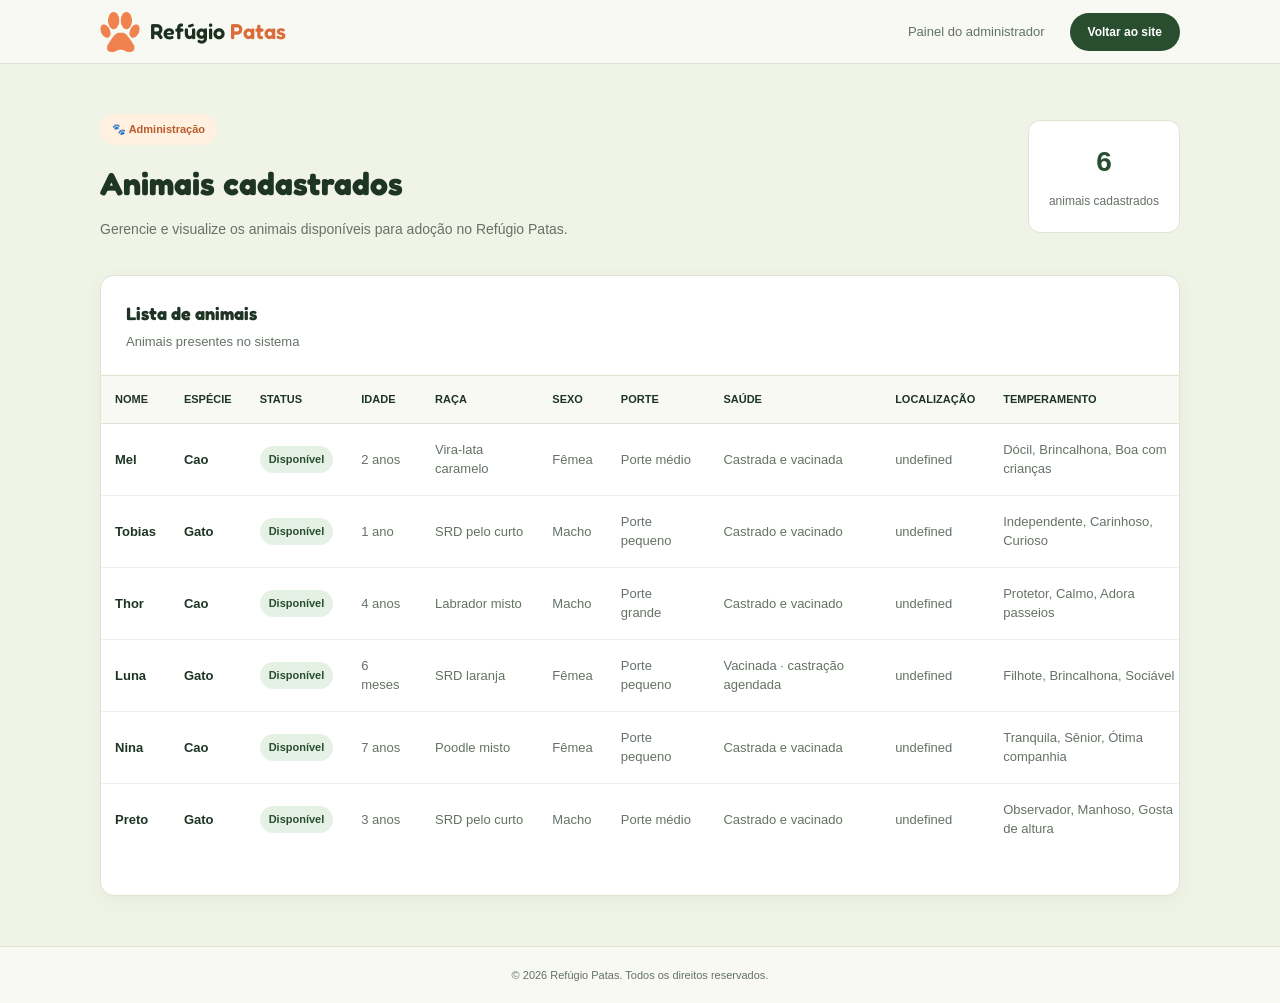
<file: admin.html>
<!DOCTYPE html>
<html lang="pt-BR">

<head>
    <meta charset="UTF-8">
    <meta name="viewport" content="width=device-width, initial-scale=1.0">

    <title>Administrador | Refúgio Patas</title>

    <link rel="preconnect" href="https://fonts.googleapis.com">
    <link
        href="https://fonts.googleapis.com/css2?family=Fredoka:wght@500;600;700&family=Work+Sans:wght@400;500;600;700&display=swap"
        rel="stylesheet">
    <link rel="stylesheet" href="css/style.css">

    <link rel="stylesheet" href="css/admin.css">

    <script src="js/admin.js" defer></script>
</head>

<body>

    <header class="header">

        <div class="header-container">

            <a href="adocao.html">
                <div class="brand">
                    <img class="logo" src="data/img/pata.png" alt="">
                    <span class="logo-word">Refúgio <span>Patas</span></span>
                </div>
            </a>

            <div class="header-direita">

                <span class="admin-text">
                    Painel do administrador
                </span>

                <a href="adocao.html" class="btn-voltar">
                    Voltar ao site
                </a>

            </div>

        </div>

    </header>


    <main class="main">

        <section class="topo">

            <div>
                <span class="tag">
                    🐾 Administração
                </span>

                <h1>
                    Animais cadastrados
                </h1>

                <p>
                    Gerencie e visualize os animais disponíveis
                    para adoção no Refúgio Patas.
                </p>
            </div>

            <div class="contador">

                <strong id="quantidadeAnimais">
                    0
                </strong>

                <span>
                    animais cadastrados
                </span>

            </div>

        </section>


        <section class="tabela-container">

            <div class="tabela-header">

                <div>
                    <h2>
                        Lista de animais
                    </h2>

                    <p>
                        Animais presentes no sistema
                    </p>
                </div>

            </div>


            <div class="tabela-scroll">

                <table>

                    <thead>

                        <tr>
                            <th>Nome</th>
                            <th>Espécie</th>
                            <th>Status</th>
                            <th>Idade</th>
                            <th>Raça</th>
                            <th>Sexo</th>
                            <th>Porte</th>
                            <th>Saúde</th>
                            <th>Localização</th>
                            <th>Temperamento</th>
                        </tr>

                    </thead>

                    <tbody id="tabelaAnimais">

                    </tbody>

                </table>

            </div>

            <p id="mensagem" class="mensagem"></p>

        </section>

    </main>


    <footer class="footer">

        <p>
            © 2026 Refúgio Patas. Todos os direitos reservados.
        </p>

    </footer>

</body>

</html>
</file>
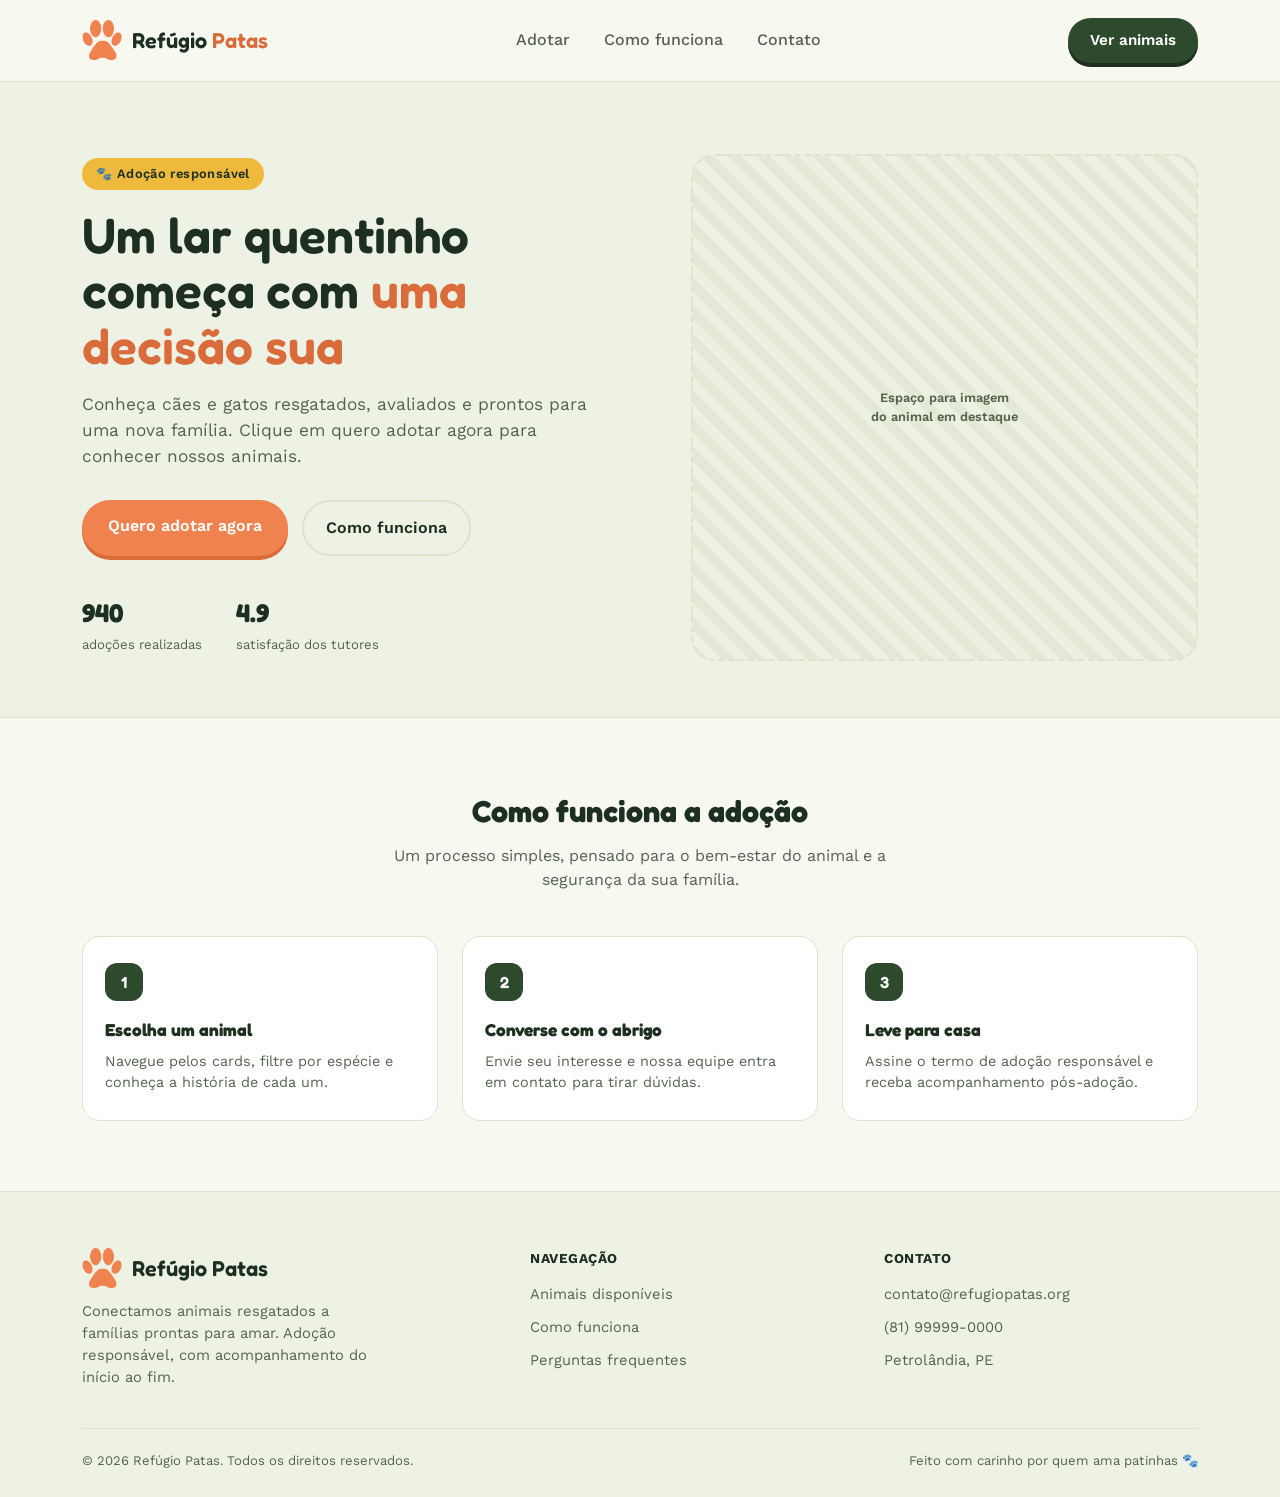
<file: adocao.html>
<!DOCTYPE html>
<html lang="pt-BR">

<head>
  <meta charset="UTF-8">
  <meta name="viewport" content="width=device-width, initial-scale=1.0">
  <title>Refúgio Patas — Adoção Responsável</title>
  <link rel="preconnect" href="https://fonts.googleapis.com">
  <link
    href="https://fonts.googleapis.com/css2?family=Fredoka:wght@500;600;700&family=Work+Sans:wght@400;500;600;700&display=swap"
    rel="stylesheet">
  <link rel="stylesheet" href="css/style.css">
</head>

<body>

  <header>
    <nav class="nav wrap">
      <div class="brand">
        <img class="logo" src="data/img/pata.png" alt="">
        <span class="logo-word">Refúgio <span>Patas</span></span>
      </div>
      <ul class="nav-links">
        <li><a href="catalogo.html">Adotar</a></li>
        <li><a href="#como">Como funciona</a></li>
        <li><a href="#contato">Contato</a></li>
      </ul>
      <a href="catalogo.html" class="nav-cta">Ver animais</a>
    </nav>
  </header>

  <section class="hero">
    <div class="wrap hero-grid">
      <div class="hero-copy">
        <span class="eyebrow">🐾 Adoção responsável</span>
        <h1>Um lar quentinho começa com <em>uma decisão sua</em></h1>
        <p class="lead">Conheça cães e gatos resgatados, avaliados e prontos para uma nova família. Clique em quero adotar agora para conhecer nossos animais.</p>
        <div class="hero-ctas">
          <a href="catalogo.html" class="btn-primary">Quero adotar agora</a>
          <a href="#como" class="btn-ghost">Como funciona</a>
        </div>
        <div class="stats">
          <div class="stat"><b>940</b><span>adoções realizadas</span></div>
          <div class="stat"><b>4.9</b><span>satisfação dos tutores</span></div>
        </div>
      </div>

      <div class="hero-art">
        <div class="tag-collage">
          <div class="img-placeholder">Espaço para imagem<br>do animal em destaque</div>
        </div>
      </div>
    </div>
  </section>


  <section class="como" id="como">
    <div class="wrap">
      <div class="como-head">
        <h2>Como funciona a adoção</h2>
        <p>Um processo simples, pensado para o bem-estar do animal e a segurança da sua família.</p>
      </div>
      <div class="como-grid">
        <div class="como-card">
          <span class="como-tag">1</span>
          <h3>Escolha um animal</h3>
          <p>Navegue pelos cards, filtre por espécie e conheça a história de cada um.</p>
        </div>
        <div class="como-card">
          <span class="como-tag">2</span>
          <h3>Converse com o abrigo</h3>
          <p>Envie seu interesse e nossa equipe entra em contato para tirar dúvidas.</p>
        </div>
        <div class="como-card">
          <span class="como-tag">3</span>
          <h3>Leve para casa</h3>
          <p>Assine o termo de adoção responsável e receba acompanhamento pós-adoção.</p>
        </div>
      </div>
    </div>
  </section>

  <footer id="contato">
    <div class="wrap">
      <div class="footer-grid">
        <div class="footer-brand">
          <div class="brand">
            <img class="logo" src="data/img/pata.png" alt="">
            <span class="logo-word">Refúgio Patas</span>
          </div>
          <p>Conectamos animais resgatados a famílias prontas para amar. Adoção responsável, com acompanhamento do
            início ao fim.</p>
        </div>
        <div>
          <h4>Navegação</h4>
          <ul>
            <li><a href="catalogo.html">Animais disponíveis</a></li>
            <li><a href="#como">Como funciona</a></li>
            <li><a href="#">Perguntas frequentes</a></li>
          </ul>
        </div>
        <div>
          <h4>Contato</h4>
          <ul>
            <li><a href="#">contato@refugiopatas.org</a></li>
            <li><a href="#">(81) 99999-0000</a></li>
            <li><a href="#">Petrolândia, PE</a></li>
          </ul>
        </div>
      </div>
      <div class="footer-bottom">
        <span>© 2026 Refúgio Patas. Todos os direitos reservados.</span>
        <span>Feito com carinho por quem ama patinhas 🐾</span>
      </div>
    </div>
  </footer>

  <script src="js/script.js"></script>

</body>

</html>
</file>
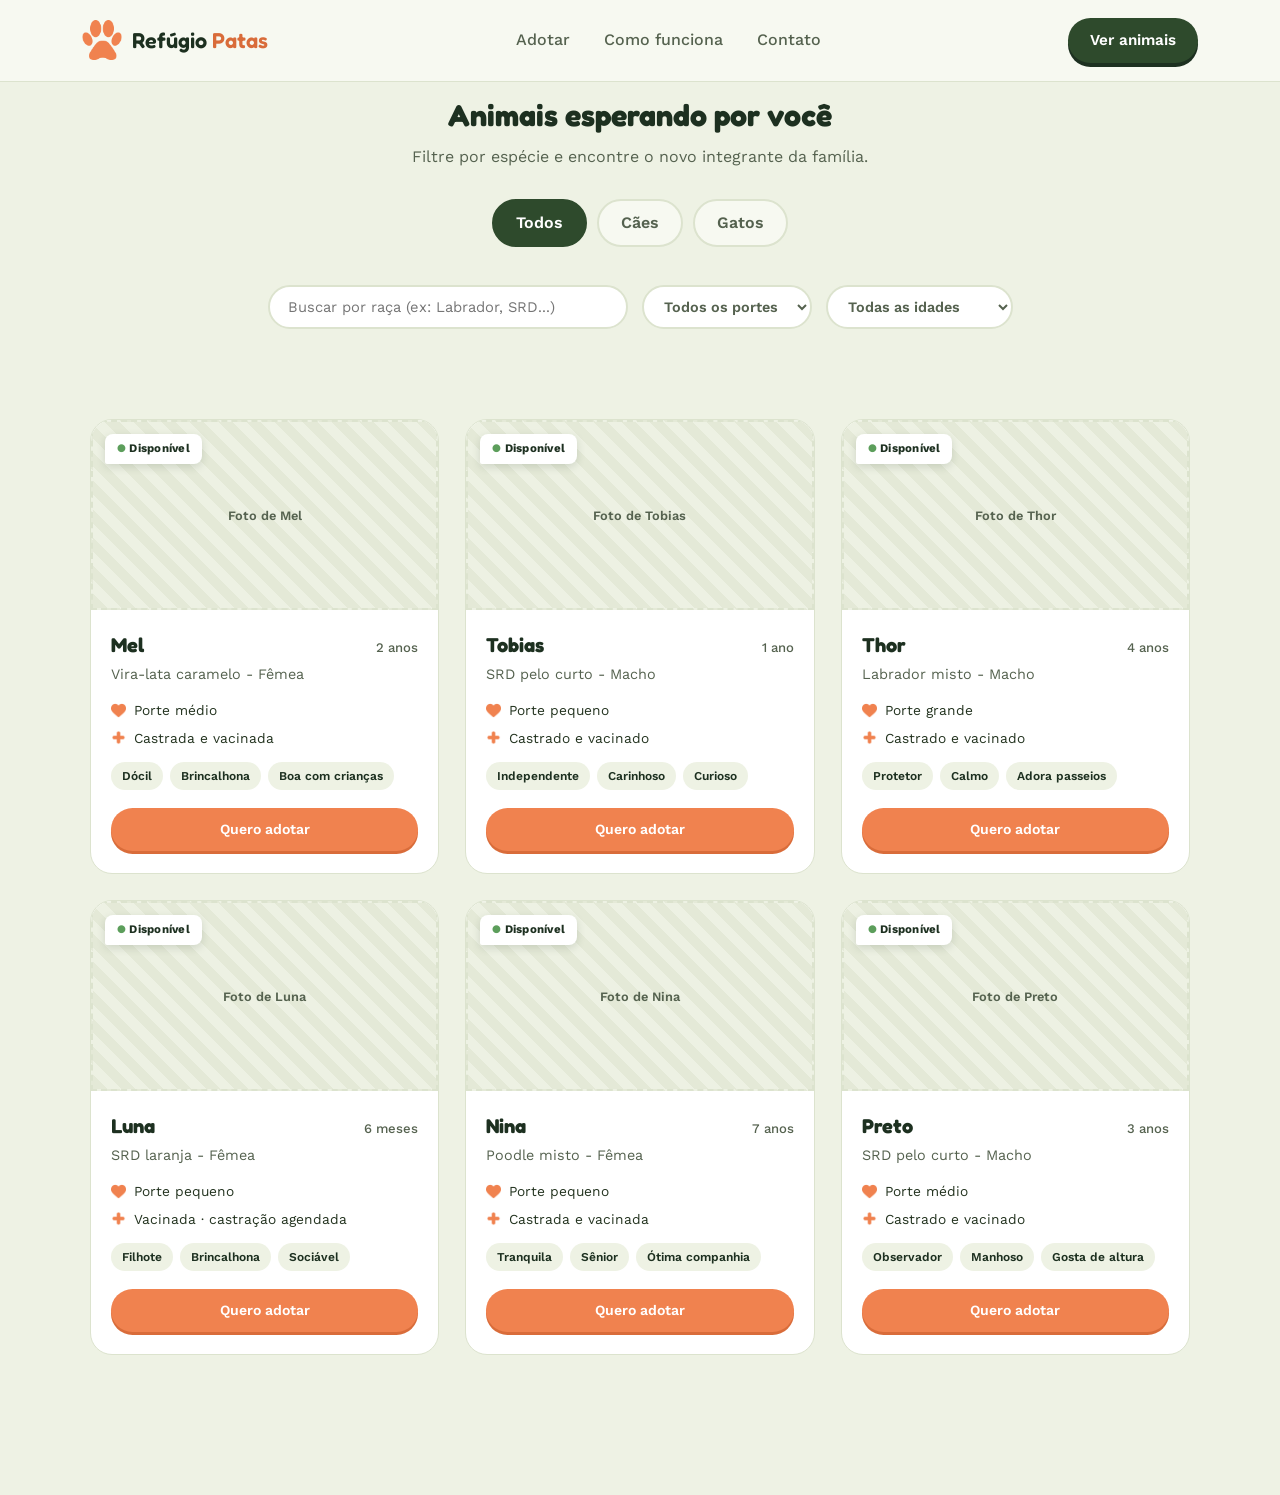
<file: catalogo.html>
<!DOCTYPE html>
<html lang="en">

<head>
  <meta charset="UTF-8">
  <meta name="viewport" content="width=device-width, initial-scale=1.0">
  <title>Refúgio Patas — Adoção Responsável</title>
  <link rel="preconnect" href="https://fonts.googleapis.com">
  <link
    href="https://fonts.googleapis.com/css2?family=Fredoka:wght@500;600;700&family=Work+Sans:wght@400;500;600;700&display=swap"
    rel="stylesheet">
  <link rel="stylesheet" href="css/style.css">
</head>

<body>

  <header>
    <nav class="nav wrap">
      <a href="adocao.html">
      <div class="brand">
          <img class="logo" src="data/img/pata.png" alt="">
          <span class="logo-word">Refúgio <span>Patas</span></span>
        </div>
      </a>
      <ul class="nav-links">
        <li><a href="catalogo.html">Adotar</a></li>
        <li><a href="#como">Como funciona</a></li>
        <li><a href="#contato">Contato</a></li>
      </ul>
      <a href="catalogo.html" class="nav-cta">Ver animais</a>
    </nav>
  </header>

  <section class="filtros-section" id="animais">
    <div class="filtros-head">
      <h2>Animais esperando por você</h2>
      <p>Filtre por espécie e encontre o novo integrante da família.</p>
    </div>

    <input class="filtros-input" type="radio" name="filtro" id="f-todos" checked>
    <input class="filtros-input" type="radio" name="filtro" id="f-caes">
    <input class="filtros-input" type="radio" name="filtro" id="f-gatos">

    <div class="filtros-tabs">
      <label for="f-todos">Todos</label>
      <label for="f-caes">Cães</label>
      <label for="f-gatos">Gatos</label>
    </div>
    
    <div class="filtros-controls">
      <input type="text" id="busca-raca" class="busca-input" placeholder="Buscar por raça (ex: Labrador, SRD...)">
    
      <select id="filtro-porte" class="filtro-select">
        <option value="todos">Todos os portes</option>
        <option value="pequeno">Porte pequeno</option>
        <option value="medio">Porte médio</option>
        <option value="grande">Porte grande</option>
      </select>
    
      <select id="filtro-idade" class="filtro-select">
        <option value="todos">Todas as idades</option>
        <option value="filhote">Filhote (até 1 ano)</option>
        <option value="adulto">Adulto (1 a 6 anos)</option>
        <option value="senior">Sênior (7+ anos)</option>
      </select>
    </div>

    <div class="grid" id="grid">
      
    </div>
  </section>

  <script src="js/script.js"></script>
</body>

</html>
</file>
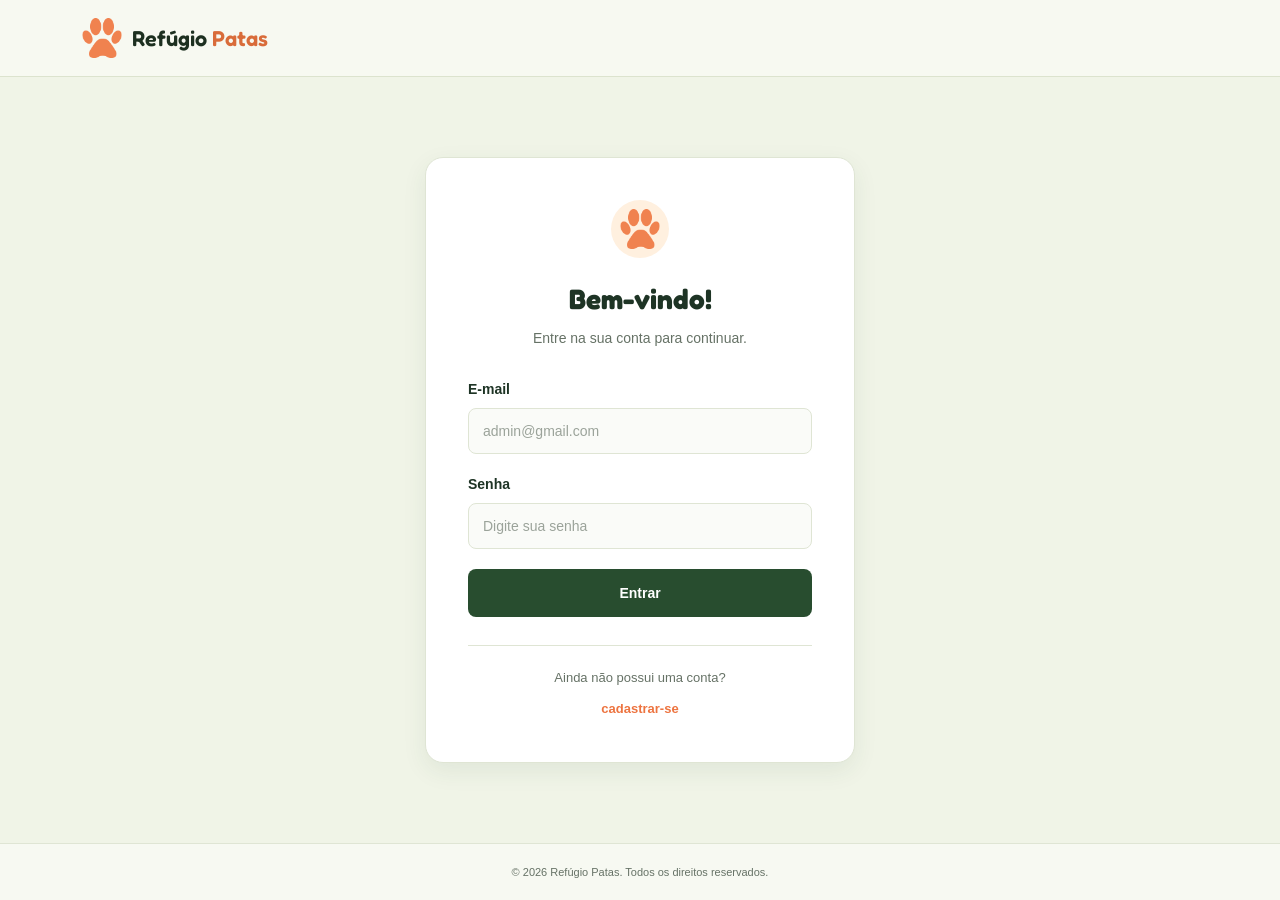
<file: login.html>
<!DOCTYPE html>
<html lang="pt-BR">

<head>
    <meta charset="UTF-8">
    <meta name="viewport" content="width=device-width, initial-scale=1.0">

    <title>Login | Refúgio Patas</title>

    <link rel="preconnect" href="https://fonts.googleapis.com">
    <link
        href="https://fonts.googleapis.com/css2?family=Fredoka:wght@500;600;700&family=Work+Sans:wght@400;500;600;700&display=swap"
        rel="stylesheet">
    <link rel="stylesheet" href="css/style.css">
    <link rel="stylesheet" href="css/login.css">
    <script src="js/login.js" defer></script>
</head>

<body>

    <header>
        <nav class="nav wrap">
            <div class="brand">
                <img class="logo" src="data/img/pata.png" alt="">
                <span class="logo-word">Refúgio <span>Patas</span></span>
            </div>
        </nav>
    </header>


    <main class="login-main">

        <section class="login-card">

            <div class="login-icon">
                <img class="logo" src="data/img/pata.png" alt="">
            </div>

            <h1>Bem-vindo!</h1>

            <p class="login-description">
                Entre na sua conta para continuar.
            </p>

            <form id="loginForm">

                <div class="campo">

                    <label for="email">
                        E-mail
                    </label>

                    <input type="email" id="email" placeholder="admin@gmail.com" required>

                </div>


                <div class="campo">

                    <label for="senha">
                        Senha
                    </label>

                    <input type="password" id="senha" placeholder="Digite sua senha" required>

                </div>


                <button type="submit" class="btn-login">
                    Entrar
                </button>

                <p id="mensagem"></p>

            </form>

            <div class="login-footer">

                <p>
                    Ainda não possui uma conta?
                </p>

                <a href=>
                    cadastrar-se
                </a>

            </div>

        </section>

    </main>


    <footer class="footer">

        <p>
            © 2026 Refúgio Patas. Todos os direitos reservados.
        </p>

    </footer>

</body>

</html>
</file>
<file: css/style.css>
:root {
  --bg: #EEF2E4;
  --bg-soft: #F7F9F1;
  --card: #FFFFFF;
  --ink: #23331F;
  --ink-soft: #55624F;
  --pine: #2E4A2C;
  --pine-deep: #1D3020;
  --coral: #F0824F;
  --coral-deep: #D96C3A;
  --mustard: #EFB93E;
  --line: #DCE3CE;
  --radius-card: 22px;
}

* {
  box-sizing: border-box;
  margin: 0;
  padding: 0;
}

html {
  scroll-behavior: smooth;
}

body {
  background: var(--bg);
  color: var(--ink);
  font-family: 'Work Sans', sans-serif;
  line-height: 1.5;
}

h1,
h2,
h3,
.logo-word {
  font-family: 'Fredoka', sans-serif;
}

img,
svg {
  display: block;
}

a {
  color: inherit;
  text-decoration: none;
}

ul {
  list-style: none;
}

button {
  font-family: inherit;
  cursor: pointer;
  border: none;
}

.wrap {
  max-width: 1180px;
  margin: 0 auto;
  padding: 0 32px;
}

.paw {
  fill: currentColor;
}

header {
  position: sticky;
  top: 0;
  z-index: 50;
  background: var(--bg-soft);
  border-bottom: 1px solid var(--line);
}

.nav {
  display: flex;
  align-items: center;
  justify-content: space-between;
  padding: 18px 32px;
}

.brand {
  display: flex;
  align-items: center;
  gap: 10px;
}

.brand svg {
  width: 34px;
  height: 34px;
  color: var(--coral);
}

.logo-word {
  font-size: 1.35rem;
  font-weight: 600;
  color: var(--pine-deep);
}

.logo-word span {
  color: var(--coral-deep);
}

.nav-links {
  display: flex;
  gap: 34px;
  font-weight: 500;
  color: var(--ink-soft);
}

.nav-links a:hover {
  color: var(--pine-deep);
}

.nav-cta {
  background: var(--pine);
  color: #fff;
  padding: 11px 22px;
  border-radius: 999px;
  font-weight: 600;
  font-size: .95rem;
  box-shadow: 0 4px 0 var(--pine-deep);
  transition: transform .15s ease;
}

.nav-cta:hover {
  transform: translateY(-2px);
}

.hero {
  padding: 72px 0 56px;
  overflow: hidden;
  position: relative;
}

.hero-grid {
  display: grid;
  grid-template-columns: 1.05fr .95fr;
  gap: 48px;
  align-items: center;
}

.eyebrow {
  display: inline-flex;
  align-items: center;
  gap: 8px;
  background: var(--mustard);
  color: var(--pine-deep);
  font-weight: 600;
  font-size: .8rem;
  letter-spacing: .03em;
  padding: 6px 14px;
  border-radius: 999px;
  margin-bottom: 18px;
}

.hero h1 {
  font-size: clamp(2.1rem, 4vw, 3.1rem);
  font-weight: 600;
  color: var(--pine-deep);
  line-height: 1.12;
  margin-bottom: 18px;
}

.hero h1 em {
  font-style: normal;
  color: var(--coral-deep);
}

.hero p.lead {
  font-size: 1.08rem;
  color: var(--ink-soft);
  max-width: 46ch;
  margin-bottom: 30px;
}

.hero-ctas {
  display: flex;
  gap: 14px;
  margin-bottom: 38px;
  flex-wrap: wrap;
}

.btn-primary {
  background: var(--coral);
  color: #fff;
  padding: 14px 26px;
  border-radius: 999px;
  font-weight: 600;
  box-shadow: 0 4px 0 var(--coral-deep);
  transition: transform .15s ease;
}

.btn-primary:hover {
  transform: translateY(-2px);
}

.btn-ghost {
  background: transparent;
  color: var(--pine-deep);
  padding: 14px 22px;
  border-radius: 999px;
  font-weight: 600;
  border: 2px solid var(--line);
}

.btn-ghost:hover {
  border-color: var(--pine);
}

.stats {
  display: flex;
  gap: 34px;
}

.stat b {
  display: block;
  font-family: 'Fredoka';
  font-size: 1.6rem;
  color: var(--pine-deep);
}

.stat span {
  font-size: .82rem;
  color: var(--ink-soft);
}

.hero-art {
  position: relative;
}

.tag-collage {
  position: relative;
  width: 100%;
  aspect-ratio: 1/1;
  display: grid;
  place-items: center;
}


.img-placeholder {
  width: 100%;
  height: 100%;
  background: repeating-linear-gradient(45deg, #E4E9D7, #E4E9D7 10px, #EDF1E3 10px, #EDF1E3 20px);
  border: 2px dashed var(--line);
  border-radius: inherit;
  display: flex;
  align-items: center;
  justify-content: center;
  text-align: center;
  padding: 12px;
  color: var(--ink-soft);
  font-size: .8rem;
  font-weight: 600;
}

.hero-art .img-placeholder {
  border-radius: 24px;
}

.collar-badge {
  position: absolute;
  background: #fff;
  border-radius: 20px;
  box-shadow: 0 14px 30px rgba(35, 51, 31, .14);
  padding: 14px 16px;
  display: flex;
  align-items: center;
  gap: 10px;
  font-weight: 600;
  font-size: .85rem;
  color: var(--pine-deep);
}

.collar-badge svg {
  width: 22px;
  height: 22px;
  color: var(--coral);
  flex-shrink: 0;
}

.badge-1 {
  top: 6%;
  left: 0;
}

.badge-2 {
  bottom: 10%;
  right: 2%;
}

.badge-3 {
  top: 44%;
  left: 56%;
}


.filtros-section {
  padding: 10px 0 50px;
}

.filtros-head {
  text-align: center;
  margin-bottom: 30px;
}

.filtros-head h2 {
  font-size: 1.9rem;
  color: var(--pine-deep);
  margin-bottom: 8px;
}

.filtros-head p {
  color: var(--ink-soft);
}

.filtros-input {
  position: absolute;
  opacity: 0;
  pointer-events: none;
}

.filtros-tabs {
  display: flex;
  justify-content: center;
  gap: 10px;
  margin-bottom: 38px;
  flex-wrap: wrap;
}

.filtros-tabs label {
  padding: 10px 22px;
  border-radius: 999px;
  background: var(--bg-soft);
  border: 2px solid var(--line);
  font-weight: 600;
  color: var(--ink-soft);
  transition: all .15s ease;
}

#f-todos:checked~.filtros-tabs label[for="f-todos"],
#f-caes:checked~.filtros-tabs label[for="f-caes"],
#f-gatos:checked~.filtros-tabs label[for="f-gatos"] {
  background: var(--pine);
  border-color: var(--pine);
  color: #fff;
}

.grid {
  display: grid;
  grid-template-columns: repeat(3, 1fr);
  gap: 26px;
  margin: 10vh;
}

#f-caes:checked~.grid .card:not(.cao) {
  display: none;
}

#f-gatos:checked~.grid .card:not(.gato) {
  display: none;
}


.card {
  background: var(--card);
  border-radius: var(--radius-card);
  border: 1px solid var(--line);
  overflow: hidden;
  display: flex;
  flex-direction: column;
  transition: transform .18s ease, box-shadow .18s ease;

}

.card:hover {
  transform: translateY(-5px);
  box-shadow: 0 18px 34px rgba(35, 51, 31, .12);
}

.card-media {
  position: relative;
  height: 190px;
  display: grid;
  place-items: center;
}

.status-tag {
  position: absolute;
  top: 14px;
  left: 14px;
  background: #fff;
  padding: 6px 12px;
  border-radius: 8px 8px 8px 2px;
  font-size: .72rem;
  font-weight: 700;
  letter-spacing: .02em;
  color: var(--pine-deep);
  box-shadow: 0 3px 8px rgba(35, 51, 31, .15);
}

.status-tag::before {
  content: "● ";
  color: #5C9E5B;
}

.card-body {
  padding: 20px 20px 22px;
  display: flex;
  flex-direction: column;
  flex: 1;
}

.card-name-row {
  display: flex;
  align-items: baseline;
  justify-content: space-between;
  margin-bottom: 4px;
}

.card-name-row h3 {
  font-size: 1.25rem;
  color: var(--pine-deep);
}

.card-age {
  font-size: .82rem;
  color: var(--ink-soft);
  font-weight: 500;
}

.card-breed {
  font-size: .9rem;
  color: var(--ink-soft);
  margin-bottom: 14px;
}

.card-facts {
  display: flex;
  flex-direction: column;
  gap: 7px;
  margin-bottom: 14px;
}

.card-facts li {
  display: flex;
  align-items: center;
  gap: 8px;
  font-size: .86rem;
  color: var(--ink);
}

.card-facts svg {
  width: 15px;
  height: 15px;
  color: var(--coral);
  flex-shrink: 0;
}

.card-tags {
  display: flex;
  flex-wrap: wrap;
  gap: 7px;
  margin-bottom: 18px;
}

.card-tags span {
  background: var(--bg);
  color: var(--pine-deep);
  font-size: .75rem;
  font-weight: 600;
  padding: 5px 11px;
  border-radius: 999px;
}

.card-footer {
  margin-top: auto;
  display: flex;
  align-items: center;
  justify-content: space-between;
  gap: 10px;
}

.card-footer .btn-adotar {
  background: var(--coral);
  color: #fff;
  padding: 11px 18px;
  border-radius: 999px;
  font-weight: 600;
  font-size: .88rem;
  flex: 1;
  text-align: center;
  box-shadow: 0 3px 0 var(--coral-deep);
}

.card-footer .btn-adotar:hover {
  filter: brightness(1.04);
}

.card-footer .btn-fav {
  width: 42px;
  height: 42px;
  border-radius: 50%;
  border: 2px solid var(--line);
  display: grid;
  place-items: center;
  flex-shrink: 0;
  background: #fff;
}

.card-footer .btn-fav svg {
  width: 18px;
  height: 18px;
  color: var(--coral);
}


.como {
  padding: 70px 0;
  background: var(--bg-soft);
  border-top: 1px solid var(--line);
  border-bottom: 1px solid var(--line);
}

.como-head {
  text-align: center;
  max-width: 560px;
  margin: 0 auto 44px;
}

.como-head h2 {
  font-size: 1.9rem;
  color: var(--pine-deep);
  margin-bottom: 10px;
}

.como-head p {
  color: var(--ink-soft);
}

.como-grid {
  display: grid;
  grid-template-columns: repeat(3, 1fr);
  gap: 24px;
}

.como-card {
  background: #fff;
  border-radius: 18px;
  padding: 26px 22px;
  border: 1px solid var(--line);
  position: relative;
}

.como-tag {
  display: inline-flex;
  align-items: center;
  justify-content: center;
  width: 38px;
  height: 38px;
  border-radius: 12px;
  background: var(--pine);
  color: #fff;
  font-family: 'Fredoka';
  font-weight: 600;
  margin-bottom: 16px;
}

.como-card h3 {
  font-size: 1.08rem;
  color: var(--pine-deep);
  margin-bottom: 8px;
}

.como-card p {
  font-size: .9rem;
  color: var(--ink-soft);
}

.icon-card {
  width: 15px;
  height: 15px;
}

.logo {
  max-width: 40px;
  max-height: 40px;
}

footer {
  padding: 56px 0 26px;
}

.footer-grid {
  display: grid;
  grid-template-columns: 1.3fr 1fr 1fr;
  gap: 40px;
  margin-bottom: 40px;
}

.footer-brand p {
  color: var(--ink-soft);
  font-size: .92rem;
  margin-top: 12px;
  max-width: 32ch;
}

footer h4 {
  font-size: .85rem;
  letter-spacing: .04em;
  text-transform: uppercase;
  color: var(--pine-deep);
  margin-bottom: 14px;
}

footer ul li {
  margin-bottom: 9px;
}

footer ul a {
  color: var(--ink-soft);
  font-size: .92rem;
}

footer ul a:hover {
  color: var(--coral-deep);
}

.footer-bottom {
  border-top: 1px solid var(--line);
  padding-top: 22px;
  display: flex;
  justify-content: space-between;
  flex-wrap: wrap;
  gap: 10px;
  font-size: .82rem;
  color: var(--ink-soft);
}

.filtros-controls {
  display: flex;
  gap: 14px;
  flex-wrap: wrap;
  justify-content: center;
  margin-bottom: 26px;
}

.busca-input {
  flex: 1 1 280px;
  max-width: 360px;
  padding: 11px 18px;
  border-radius: 999px;
  border: 2px solid var(--line);
  background: #fff;
  font-family: inherit;
  font-size: .92rem;
  color: var(--ink);
}

.busca-input:focus {
  outline: none;
  border-color: var(--pine);
}

.filtro-select {
  padding: 11px 16px;
  border-radius: 999px;
  border: 2px solid var(--line);
  background: #fff;
  font-family: inherit;
  font-size: .9rem;
  font-weight: 600;
  color: var(--ink-soft);
  cursor: pointer;
}

.filtro-select:focus {
  outline: none;
  border-color: var(--pine);
}

.sem-resultados {
  grid-column: 1 / -1;
  text-align: center;
  padding: 40px 0;
  color: var(--ink-soft);
  font-weight: 500;
}


@media (max-width:600px) {
  .filtros-controls {
    flex-direction: column;
    align-items: stretch;
  }

  .busca-input,
  .filtro-select {
    max-width: none;
  }
}


@media (max-width: 920px) {
  .hero-grid {
    grid-template-columns: 1fr;
  }

  .hero-art {
    order: -1;
    max-width: 340px;
    margin: 0 auto;
  }

  .grid {
    grid-template-columns: repeat(2, 1fr);
  }

  .como-grid {
    grid-template-columns: 1fr;
  }

  .footer-grid {
    grid-template-columns: 1fr 1fr;
  }
}

@media (max-width: 600px) {
  .nav-links {
    display: none;
  }

  .grid {
    grid-template-columns: 1fr;
  }

  .footer-grid {
    grid-template-columns: 1fr;
  }

  .stats {
    gap: 22px;
  }
}

:focus-visible {
  outline: 3px solid var(--pine);
  outline-offset: 2px;
}
</file>
<file: css/admin.css>
* {
    margin: 0;
    padding: 0;
    box-sizing: border-box;
}

:root {
    --verde-escuro: #284d2f;
    --verde-texto: #1e3425;
    --verde-fundo: #f0f4e7;
    --verde-claro: #f7f9f2;
    --laranja: #ed7440;
    --laranja-claro: #f8b72d;
    --branco: #ffffff;
    --borda: #dfe5d4;
    --cinza: #667266;
}

body {
    font-family: Arial, Helvetica, sans-serif;

    background-color: var(--verde-fundo);

    color: var(--verde-texto);

    min-height: 100vh;

    display: flex;
    flex-direction: column;
}



.header {
    height: 64px;

    background-color: var(--verde-claro);

    border-bottom: 1px solid var(--borda);
}

.header-container {
    max-width: 1120px;

    height: 100%;

    margin: 0 auto;

    padding: 0 20px;

    display: flex;

    align-items: center;

    justify-content: space-between;
}



.header-direita {
    display: flex;

    align-items: center;

    gap: 25px;
}

.admin-text {
    font-size: 13px;

    color: var(--cinza);
}

.btn-voltar {
    padding: 10px 18px;

    background-color: var(--verde-escuro);

    color: var(--branco);

    border-radius: 20px;

    text-decoration: none;

    font-size: 12px;

    font-weight: bold;
}

.btn-voltar:hover {
    background-color: #1e3d24;
}



.main {
    width: 100%;

    max-width: 1120px;

    margin: 0 auto;

    padding: 50px 20px;

    flex: 1;
}

.topo {
    display: flex;

    justify-content: space-between;

    align-items: center;

    margin-bottom: 35px;
}

.tag {
    display: inline-block;

    background-color: #fff0df;

    color: #b85c2e;

    padding: 7px 12px;

    border-radius: 20px;

    font-size: 11px;

    font-weight: bold;

    margin-bottom: 15px;
}

.topo h1 {
    font-size: 32px;

    margin-bottom: 10px;

    color: var(--verde-texto);
}

.topo p {
    color: var(--cinza);

    font-size: 14px;

    max-width: 550px;

    line-height: 1.6;
}


.contador {
    min-width: 150px;

    padding: 20px;

    background-color: var(--branco);

    border: 1px solid var(--borda);

    border-radius: 12px;

    text-align: center;
}

.contador strong {
    display: block;

    color: var(--verde-escuro);

    font-size: 28px;

    margin-bottom: 5px;
}

.contador span {
    color: var(--cinza);

    font-size: 12px;
}


.tabela-container {
    background-color: var(--branco);

    border: 1px solid var(--borda);

    border-radius: 14px;

    overflow: hidden;

    box-shadow: 0 5px 20px rgba(40, 77, 47, 0.05);
}

.tabela-header {
    padding: 24px 25px;

    border-bottom: 1px solid var(--borda);
}

.tabela-header h2 {
    font-size: 18px;

    margin-bottom: 5px;
}

.tabela-header p {
    color: var(--cinza);

    font-size: 13px;
}

.tabela-scroll {
    width: 100%;

    overflow-x: auto;
}


table {
    width: 100%;

    min-width: 1100px;

    border-collapse: collapse;
}

thead {
    background-color: var(--verde-claro);
}

th {
    padding: 15px 14px;

    text-align: left;

    font-size: 11px;

    color: var(--verde-texto);

    text-transform: uppercase;

    border-bottom: 1px solid var(--borda);

    white-space: nowrap;
}

td {
    padding: 16px 14px;

    font-size: 13px;

    color: var(--cinza);

    border-bottom: 1px solid #edf0e8;

    vertical-align: middle;
}

tbody tr:hover {
    background-color: #fafbf7;
}

tbody tr:last-child td {
    border-bottom: none;
}


.nome-animal {
    color: var(--verde-texto);

    font-weight: bold;
}


.status {
    display: inline-block;

    padding: 5px 9px;

    background-color: #e6f1e5;

    color: var(--verde-escuro);

    border-radius: 15px;

    font-size: 11px;

    font-weight: bold;
}


.especie {
    text-transform: capitalize;

    color: var(--verde-texto);

    font-weight: 600;
}


.temperamento {
    max-width: 230px;

    line-height: 1.5;
}


.mensagem {
    text-align: center;

    padding: 20px;

    color: var(--laranja);

    font-size: 13px;
}


.footer {
    padding: 20px;

    text-align: center;

    background-color: var(--verde-claro);

    border-top: 1px solid var(--borda);

    color: var(--cinza);

    font-size: 11px;
}


@media (max-width: 700px) {

    .header-direita {
        gap: 10px;
    }

    .admin-text {
        display: none;
    }

    .main {
        padding: 35px 15px;
    }

    .topo {
        flex-direction: column;

        align-items: flex-start;

        gap: 25px;
    }

    .contador {
        width: 100%;
    }

    .topo h1 {
        font-size: 27px;
    }

}
</file>
<file: css/login.css>
* {
    margin: 0;
    padding: 0;
    box-sizing: border-box;
}

:root {
    --verde-escuro: #284d2f;
    --verde-texto: #1e3425;
    --verde-fundo: #f0f4e7;
    --verde-claro: #f7f9f2;
    --laranja: #ed7440;
    --laranja-claro: #f8b72d;
    --branco: #ffffff;
    --borda: #dfe5d4;
    --cinza: #667266;
}

body {
    font-family: Arial, Helvetica, sans-serif;
    background-color: var(--verde-fundo);
    color: var(--verde-texto);
    min-height: 100vh;
    display: flex;
    flex-direction: column;
}


.header {
    height: 64px;
    background-color: var(--verde-claro);
    border-bottom: 1px solid var(--borda);
}

.header-container {
    max-width: 720px;
    height: 100%;
    margin: 0 auto;

    display: flex;
    align-items: center;
    justify-content: space-between;
}

.logo {
    max-width: 40px;
    max-height: 40px;
}

.logo-nome {
    display: flex;
    align-items: center;
    gap: 8px;

    text-decoration: none;
    color: var(--verde-texto);
    font-size: 17px;
    font-weight: bold;
}

.logo-pata {
    color: var(--laranja);
    font-size: 25px;
}

.voltar {
    color: var(--verde-texto);
    text-decoration: none;
    font-size: 13px;
}

.voltar:hover {
    color: var(--laranja);
}


.login-main {
    flex: 1;

    display: flex;
    justify-content: center;
    align-items: center;

    padding: 50px 20px;
}


.login-card {
    width: 100%;
    max-width: 430px;

    background-color: var(--branco);

    padding: 42px;

    border: 1px solid var(--borda);
    border-radius: 18px;

    box-shadow: 0 8px 25px rgba(40, 77, 47, 0.08);
}


.login-icon {
    width: 58px;
    height: 58px;

    margin: 0 auto 20px;

    display: flex;
    align-items: center;
    justify-content: center;

    background-color: #fff0df;

    border-radius: 50%;

    font-size: 27px;
}

.login-card h1 {
    text-align: center;

    font-size: 28px;

    margin-bottom: 8px;

    color: var(--verde-texto);
}

.login-description {
    text-align: center;

    color: var(--cinza);

    font-size: 14px;

    margin-bottom: 30px;
}

.campo {
    margin-bottom: 20px;
}

.campo label {
    display: block;

    margin-bottom: 8px;

    font-size: 14px;

    font-weight: bold;

    color: var(--verde-texto);
}

.campo input {
    width: 100%;

    height: 46px;

    padding: 0 14px;

    border: 1px solid var(--borda);
    border-radius: 8px;

    background-color: #fafbf8;

    color: var(--verde-texto);

    font-size: 14px;

    outline: none;
}

.campo input:focus {
    border-color: var(--verde-escuro);
    background-color: var(--branco);
}

.campo input::placeholder {
    color: #9ba39a;
}

.btn-login {
    width: 100%;

    height: 48px;

    border: none;
    border-radius: 8px;

    background-color: var(--verde-escuro);

    color: white;

    font-size: 14px;
    font-weight: bold;

    cursor: pointer;

    transition: 0.2s;
}

.btn-login:hover {
    background-color: #1e3d24;
}

#mensagem {
    text-align: center;

    font-size: 13px;

    margin-top: 15px;
}

.login-footer {
    margin-top: 28px;

    padding-top: 22px;

    border-top: 1px solid var(--borda);

    text-align: center;
}

.login-footer p {
    font-size: 13px;

    color: var(--cinza);

    margin-bottom: 8px;
}

.login-footer a {
    color: var(--laranja);

    font-size: 13px;

    font-weight: bold;

    text-decoration: none;
}

.footer {
    padding: 20px;

    text-align: center;

    background-color: var(--verde-claro);

    border-top: 1px solid var(--borda);

    color: var(--cinza);

    font-size: 11px;
}

@media (max-width: 600px) {

    .header-container {
        padding: 0 20px;
    }

    .voltar {
        display: none;
    }

    .login-main {
        padding: 30px 15px;
    }

    .login-card {
        padding: 30px 25px;
    }

}
</file>
